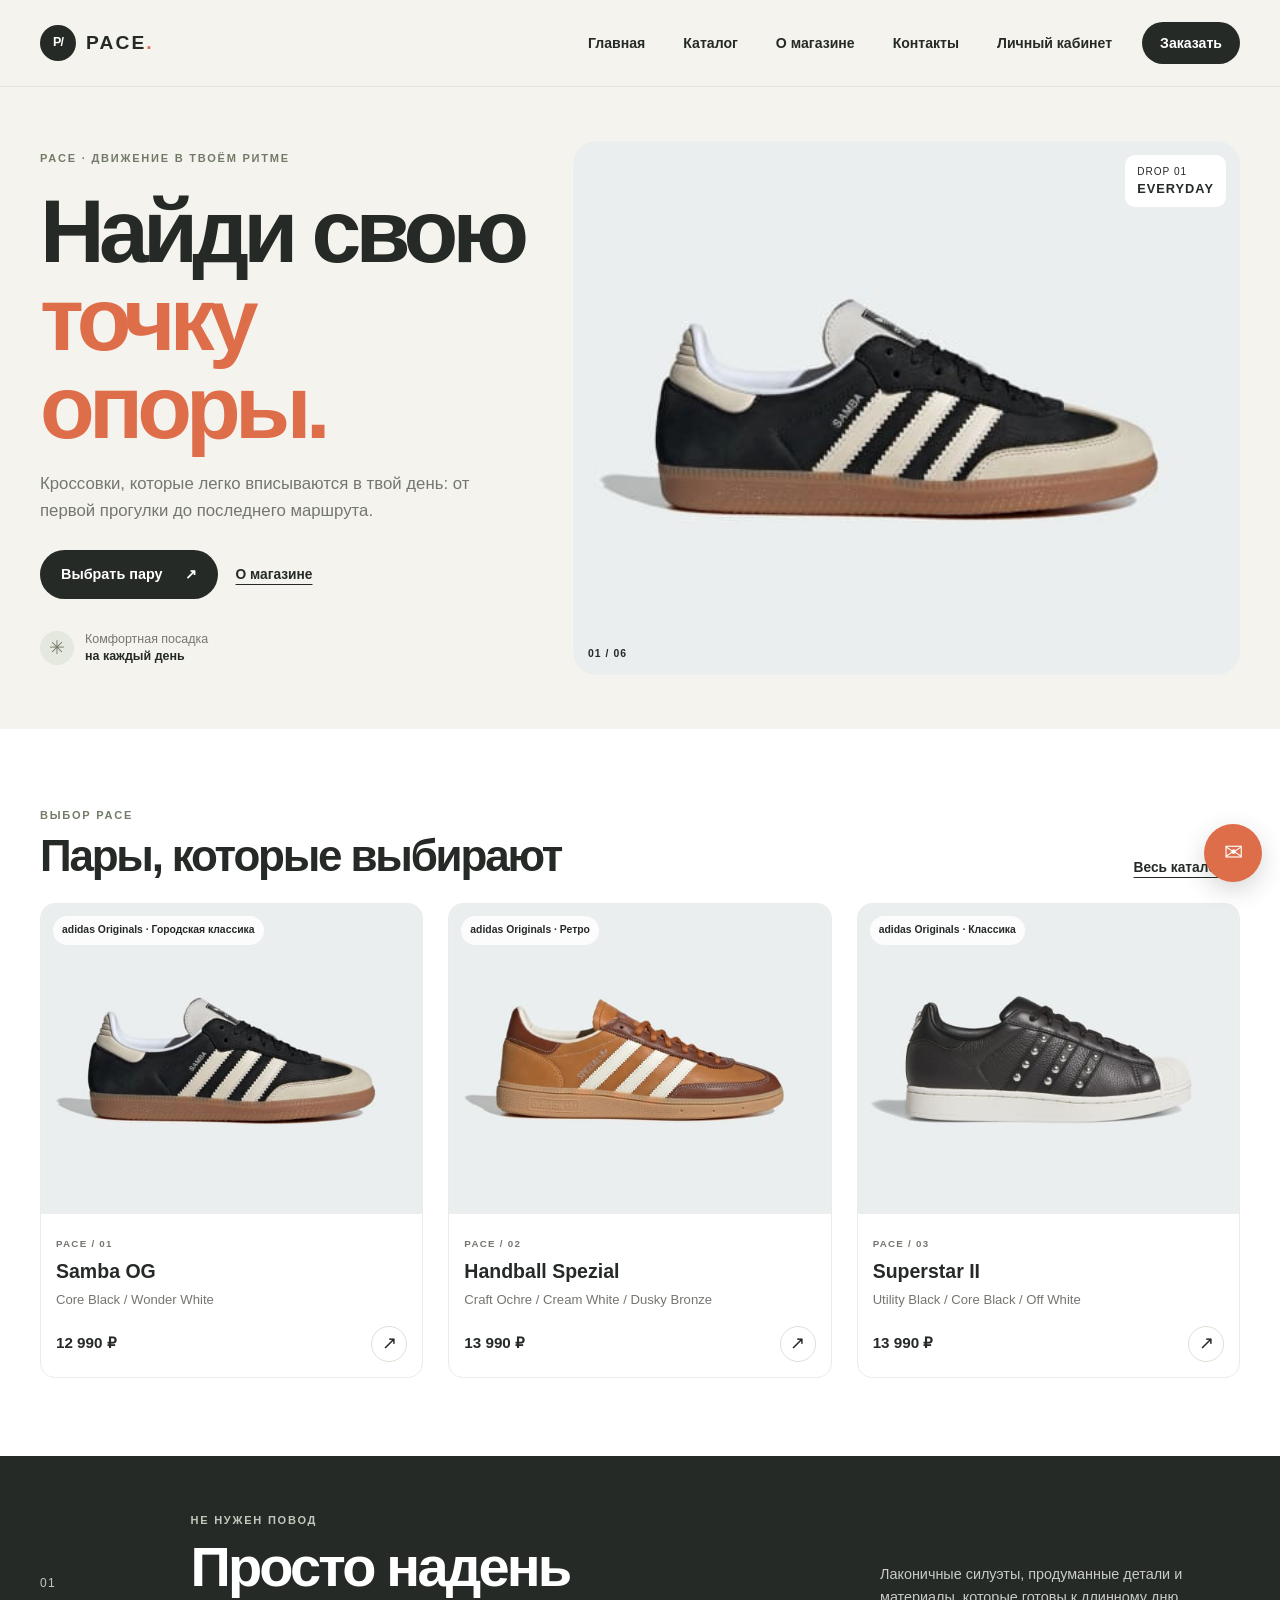
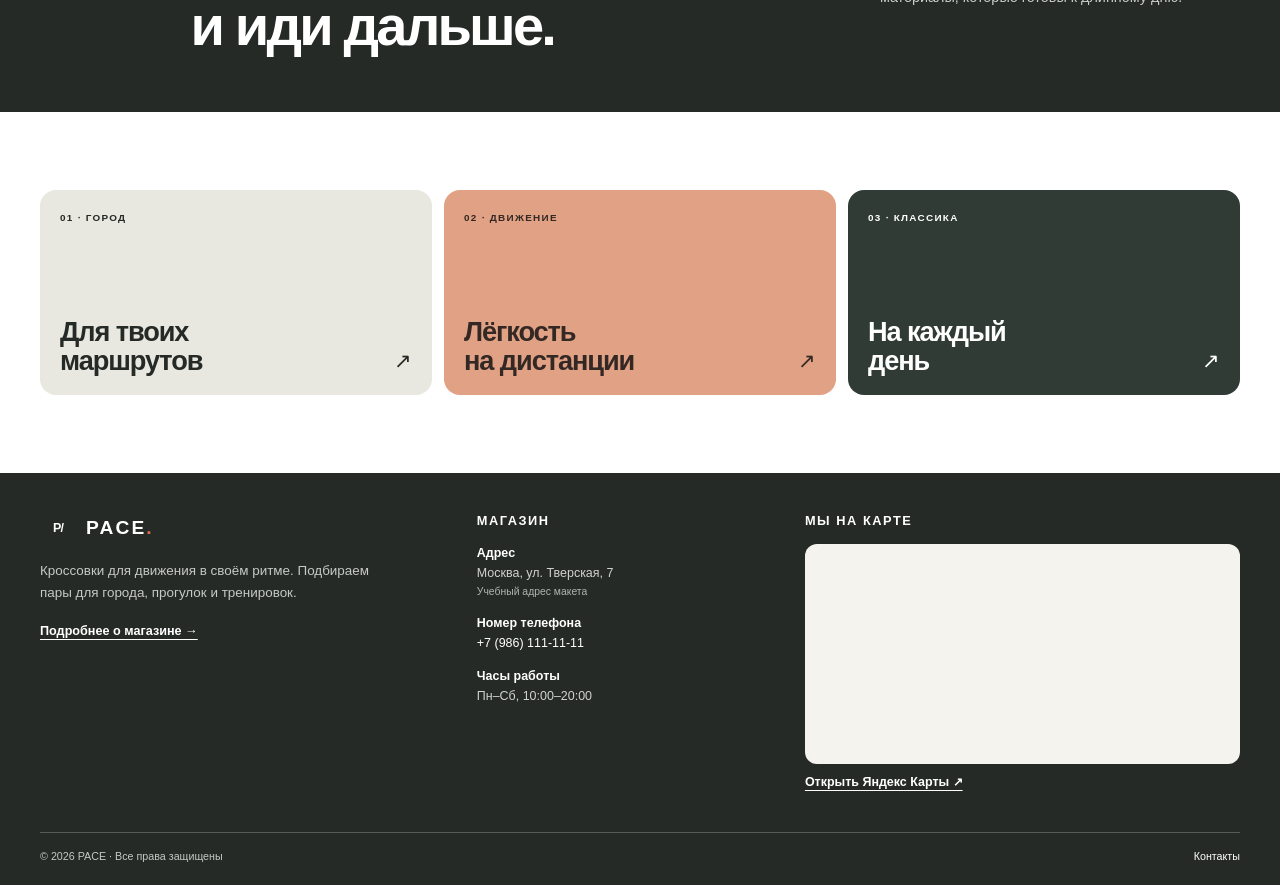
<file: index.html>
<!doctype html><html lang="ru"><head><meta charset="utf-8"><meta name="viewport" content="width=device-width, initial-scale=1"><meta name="theme-color" content="#f5f3ee"><meta name="description" content="PACE — кроссовки для города и активной жизни"><title>Кроссовки для своего ритма — PACE</title><link rel="icon" href="images/pace-favicon.svg" type="image/svg+xml"><link rel="stylesheet" href="css/style.css"><link rel="stylesheet" href="css/responsive.css"></head><body><header class="site-header"><div class="container header-inner"><a class="brand" href="index.html" aria-label="PACE — главная"><span class="brand-mark">P/</span><span>PACE<span class="brand-dot">.</span></span></a><button class="menu-toggle" type="button" aria-expanded="false" aria-controls="site-nav" aria-label="Открыть меню"><span></span><span></span></button><nav class="site-nav" id="site-nav" aria-label="Главная навигация"><a href="index.html">Главная</a><a href="catalog.html">Каталог</a><a href="about.html">О магазине</a><a href="contacts.html">Контакты</a><a href="account.html">Личный кабинет</a><a class="nav-order" href="order.html">Заказать</a></nav></div></header><main><section class="hero"><div class="container hero-layout"><div class="hero-copy"><span class="eyebrow">PACE · ДВИЖЕНИЕ В ТВОЁМ РИТМЕ</span><h1>Найди свою<br><em>точку опоры.</em></h1><p>Кроссовки, которые легко вписываются в твой день: от первой прогулки до последнего маршрута.</p><div class="hero-actions"><a class="button button-dark" href="catalog.html">Выбрать пару <span aria-hidden="true">↗</span></a><a class="text-link" href="about.html">О магазине</a></div><div class="hero-note"><span class="note-mark">✳</span><span>Комфортная посадка<br><strong>на каждый день</strong></span></div></div><div class="hero-visual"><picture><source media="(min-width: 768px)" srcset="images/real/adidas-samba-og.jpg"><img src="images/real/hoka-clifton-10.jpg" alt="Официальная фотография кроссовок из каталога PACE" width="720" height="600" fetchpriority="high"></picture><span class="hero-tag">DROP 01<br><b>EVERYDAY</b></span><span class="hero-index">01 / 06</span></div></div></section><section class="section-block"><div class="container"><div class="section-heading"><div><span class="eyebrow">ВЫБОР PACE</span><h2>Пары, которые выбирают</h2></div><a class="text-link" href="catalog.html">Весь каталог →</a></div><div class="product-grid" data-featured></div></div></section><section class="story-band"><div class="container story-layout"><span class="story-number">01</span><div><span class="eyebrow">НЕ НУЖЕН ПОВОД</span><h2>Просто надень<br>и иди дальше.</h2></div><p>Лаконичные силуэты, продуманные детали и материалы, которые готовы к длинному дню.</p></div></section><section class="section-block"><div class="container category-grid"><a class="category-tile category-light" href="catalog.html?type=городские"><span>01 · ГОРОД</span><b>Для твоих<br>маршрутов</b><span class="tile-arrow">↗</span></a><a class="category-tile category-orange" href="catalog.html?type=беговые"><span>02 · ДВИЖЕНИЕ</span><b>Лёгкость<br>на дистанции</b><span class="tile-arrow">↗</span></a><a class="category-tile category-dark" href="catalog.html?type=классика"><span>03 · КЛАССИКА</span><b>На каждый<br>день</b><span class="tile-arrow">↗</span></a></div></section></main><footer class="site-footer"><div class="container footer-grid"><div class="footer-about"><a class="brand footer-brand" href="index.html"><span class="brand-mark">P/</span><span>PACE<span class="brand-dot">.</span></span></a><p>Кроссовки для движения в своём ритме. Подбираем пары для города, прогулок и тренировок.</p><a class="footer-more" href="about.html">Подробнее о магазине →</a></div><div class="footer-details"><h2>Магазин</h2><p class="demo-address"><strong>Адрес</strong><br>Москва, ул. Тверская, 7 <small>Учебный адрес макета</small></p><p><strong>Номер телефона</strong><br><a href="tel:+79861111111">+7 (986) 111-11-11</a></p><p><strong>Часы работы</strong><br>Пн–Сб, 10:00–20:00</p></div><div class="footer-map"><h2>Мы на карте</h2><iframe title="Демонстрационная точка магазина PACE на Яндекс Картах" src="https://yandex.ru/map-widget/v1/?ll=37.6058%2C55.7602&z=15&mode=search&text=Москва%2C%20улица%20Тверская%2C%207" loading="lazy" referrerpolicy="no-referrer-when-downgrade"></iframe><a href="https://yandex.ru/maps/?ll=37.6058%2C55.7602&z=15&text=Москва%2C%20улица%20Тверская%2C%207" target="_blank" rel="noopener noreferrer">Открыть Яндекс Карты ↗</a></div><div class="footer-bottom"><span>© 2026 PACE · Все права защищены</span><a href="contacts.html">Контакты</a></div></div></footer><script src="js/main.js"></script></body></html>
</file>
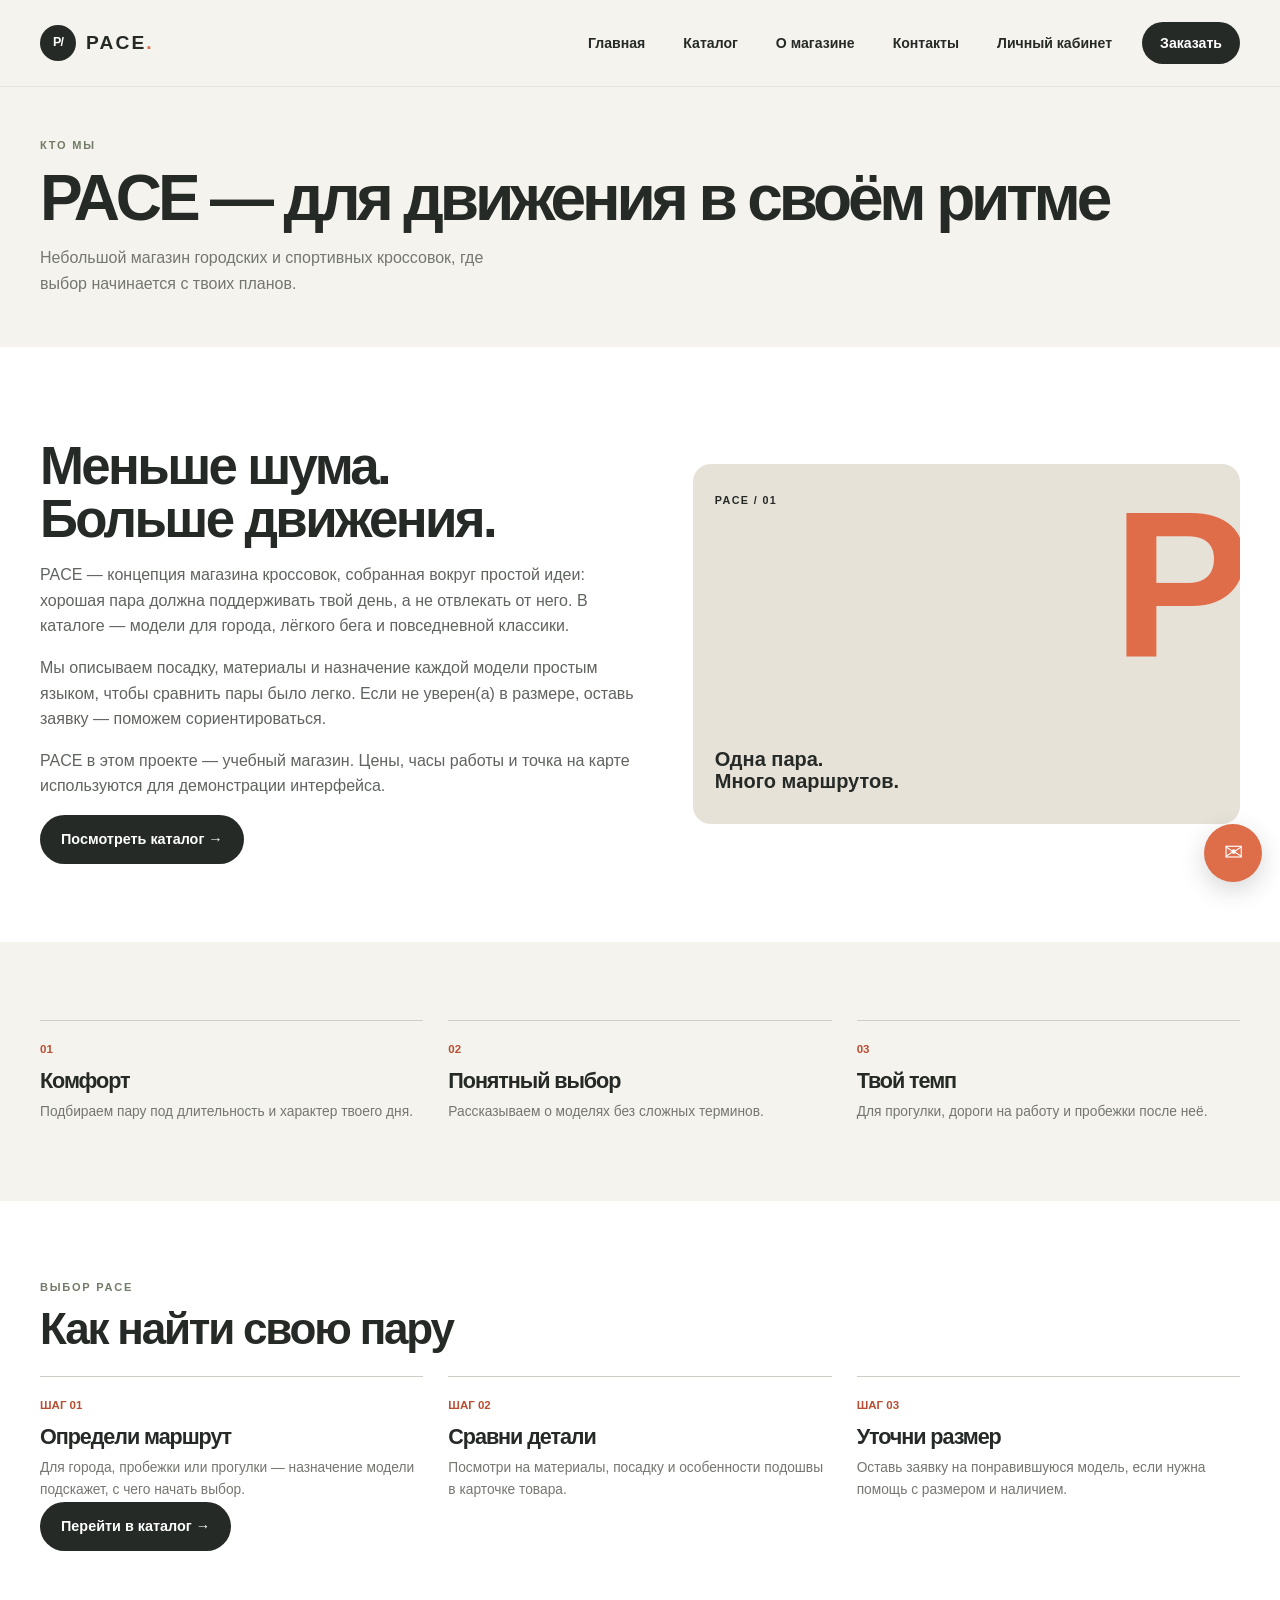
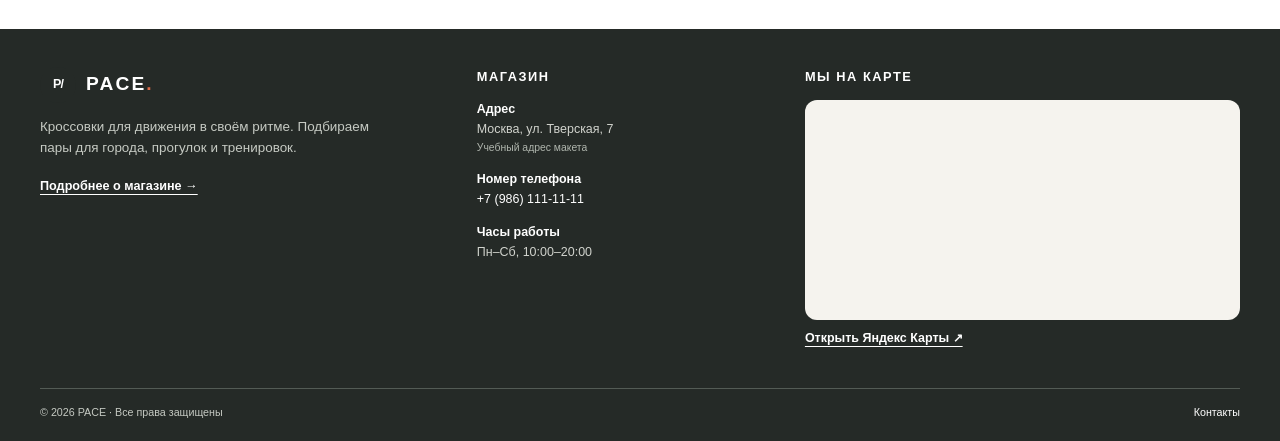
<file: about.html>
<!doctype html><html lang="ru"><head><meta charset="utf-8"><meta name="viewport" content="width=device-width, initial-scale=1"><meta name="theme-color" content="#f5f3ee"><meta name="description" content="PACE — кроссовки для города и активной жизни"><title>О магазине — PACE</title><link rel="icon" href="images/pace-favicon.svg" type="image/svg+xml"><link rel="stylesheet" href="css/style.css"><link rel="stylesheet" href="css/responsive.css"></head><body><header class="site-header"><div class="container header-inner"><a class="brand" href="index.html" aria-label="PACE — главная"><span class="brand-mark">P/</span><span>PACE<span class="brand-dot">.</span></span></a><button class="menu-toggle" type="button" aria-expanded="false" aria-controls="site-nav" aria-label="Открыть меню"><span></span><span></span></button><nav class="site-nav" id="site-nav" aria-label="Главная навигация"><a href="index.html">Главная</a><a href="catalog.html">Каталог</a><a href="about.html">О магазине</a><a href="contacts.html">Контакты</a><a href="account.html">Личный кабинет</a><a class="nav-order" href="order.html">Заказать</a></nav></div></header><main><section class="page-intro"><div class="container"><span class="eyebrow">КТО МЫ</span><h1>PACE — для движения в своём ритме</h1><p>Небольшой магазин городских и спортивных кроссовок, где выбор начинается с твоих планов.</p></div></section><section class="section-block"><div class="container about-layout"><div class="about-copy"><h2>Меньше шума.<br>Больше движения.</h2><p>PACE — концепция магазина кроссовок, собранная вокруг простой идеи: хорошая пара должна поддерживать твой день, а не отвлекать от него. В каталоге — модели для города, лёгкого бега и повседневной классики.</p><p>Мы описываем посадку, материалы и назначение каждой модели простым языком, чтобы сравнить пары было легко. Если не уверен(а) в размере, оставь заявку — поможем сориентироваться.</p><p>PACE в этом проекте — учебный магазин. Цены, часы работы и точка на карте используются для демонстрации интерфейса.</p><a class="button button-dark" href="catalog.html">Посмотреть каталог →</a></div><div class="about-card"><span class="about-card-top">PACE / 01</span><div class="about-swoosh">P</div><p>Одна пара.<br>Много маршрутов.</p></div></div></section><section class="section-block values-section"><div class="container values-grid"><article><span>01</span><h2>Комфорт</h2><p>Подбираем пару под длительность и характер твоего дня.</p></article><article><span>02</span><h2>Понятный выбор</h2><p>Рассказываем о моделях без сложных терминов.</p></article><article><span>03</span><h2>Твой темп</h2><p>Для прогулки, дороги на работу и пробежки после неё.</p></article></div></section><section class="section-block approach-section"><div class="container"><div class="section-heading"><div><span class="eyebrow">ВЫБОР PACE</span><h2>Как найти свою пару</h2></div></div><div class="values-grid"><article><span>ШАГ 01</span><h2>Определи маршрут</h2><p>Для города, пробежки или прогулки — назначение модели подскажет, с чего начать выбор.</p></article><article><span>ШАГ 02</span><h2>Сравни детали</h2><p>Посмотри на материалы, посадку и особенности подошвы в карточке товара.</p></article><article><span>ШАГ 03</span><h2>Уточни размер</h2><p>Оставь заявку на понравившуюся модель, если нужна помощь с размером и наличием.</p></article></div><a class="button button-dark" href="catalog.html">Перейти в каталог →</a></div></section></main><footer class="site-footer"><div class="container footer-grid"><div class="footer-about"><a class="brand footer-brand" href="index.html"><span class="brand-mark">P/</span><span>PACE<span class="brand-dot">.</span></span></a><p>Кроссовки для движения в своём ритме. Подбираем пары для города, прогулок и тренировок.</p><a class="footer-more" href="about.html">Подробнее о магазине →</a></div><div class="footer-details"><h2>Магазин</h2><p class="demo-address"><strong>Адрес</strong><br>Москва, ул. Тверская, 7 <small>Учебный адрес макета</small></p><p><strong>Номер телефона</strong><br><a href="tel:+79861111111">+7 (986) 111-11-11</a></p><p><strong>Часы работы</strong><br>Пн–Сб, 10:00–20:00</p></div><div class="footer-map"><h2>Мы на карте</h2><iframe title="Демонстрационная точка магазина PACE на Яндекс Картах" src="https://yandex.ru/map-widget/v1/?ll=37.6058%2C55.7602&z=15&mode=search&text=Москва%2C%20улица%20Тверская%2C%207" loading="lazy" referrerpolicy="no-referrer-when-downgrade"></iframe><a href="https://yandex.ru/maps/?ll=37.6058%2C55.7602&z=15&text=Москва%2C%20улица%20Тверская%2C%207" target="_blank" rel="noopener noreferrer">Открыть Яндекс Карты ↗</a></div><div class="footer-bottom"><span>© 2026 PACE · Все права защищены</span><a href="contacts.html">Контакты</a></div></div></footer><script src="js/main.js"></script></body></html>
</file>
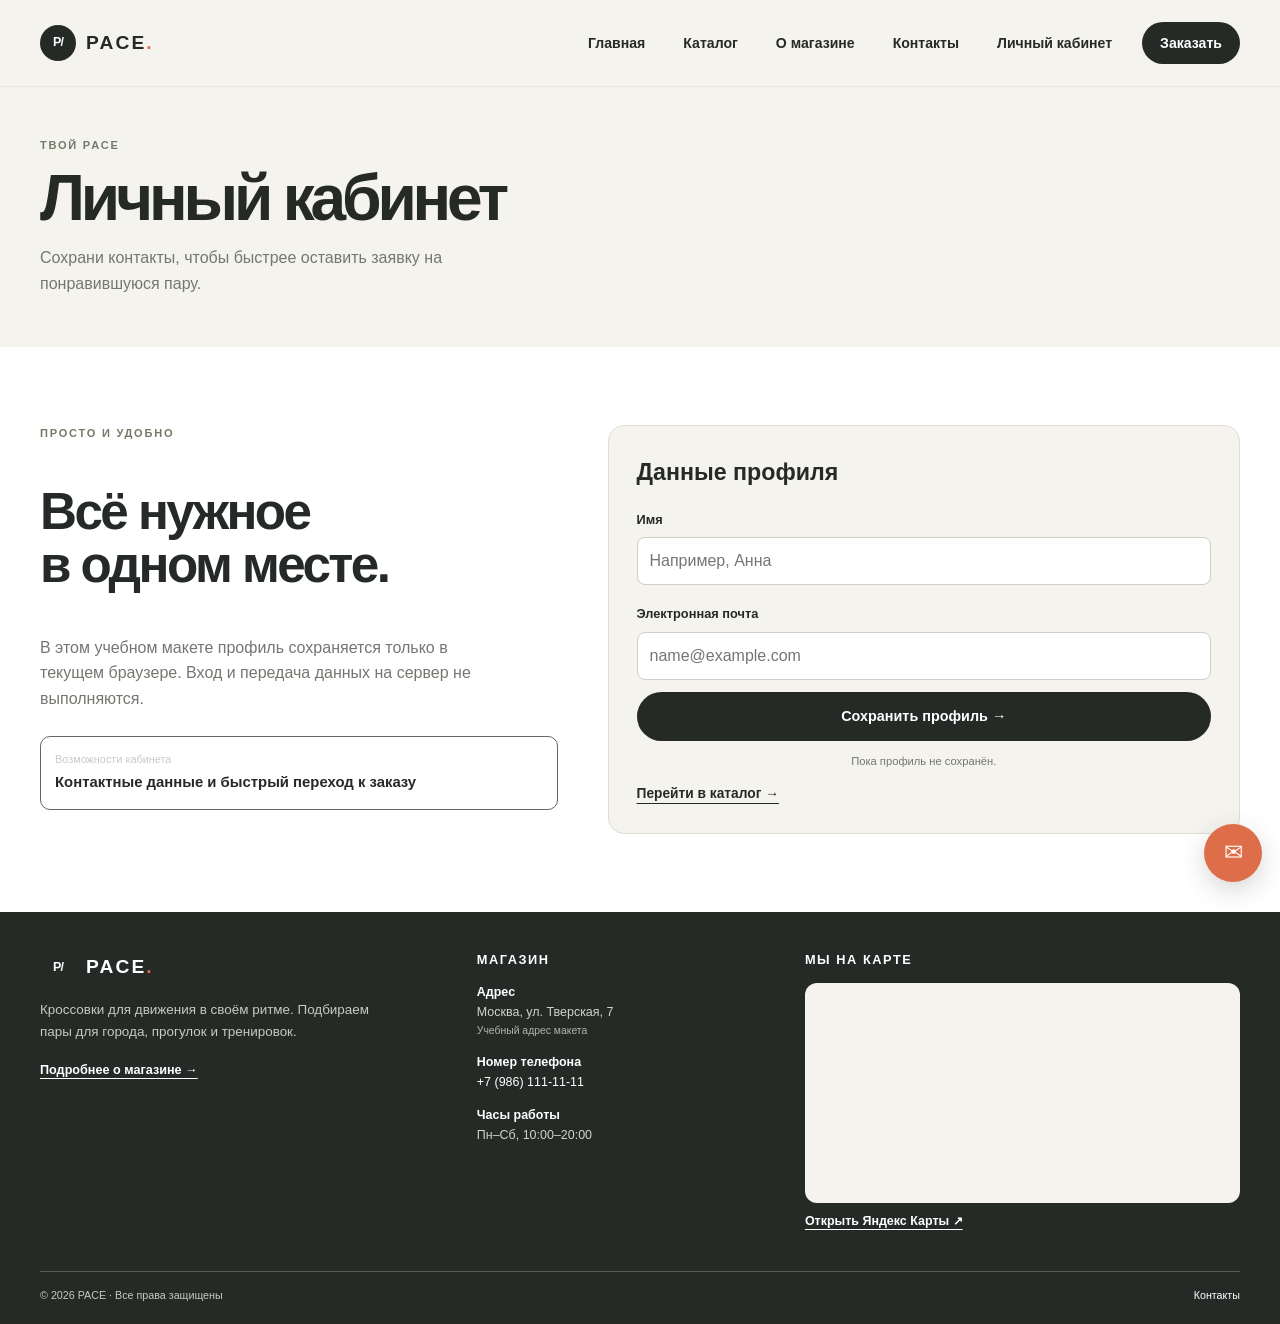
<file: account.html>
<!doctype html><html lang="ru"><head><meta charset="utf-8"><meta name="viewport" content="width=device-width, initial-scale=1"><meta name="theme-color" content="#f5f3ee"><meta name="description" content="PACE — кроссовки для города и активной жизни"><title>Личный кабинет — PACE</title><link rel="icon" href="images/pace-favicon.svg" type="image/svg+xml"><link rel="stylesheet" href="css/style.css"><link rel="stylesheet" href="css/responsive.css"></head><body><header class="site-header"><div class="container header-inner"><a class="brand" href="index.html" aria-label="PACE — главная"><span class="brand-mark">P/</span><span>PACE<span class="brand-dot">.</span></span></a><button class="menu-toggle" type="button" aria-expanded="false" aria-controls="site-nav" aria-label="Открыть меню"><span></span><span></span></button><nav class="site-nav" id="site-nav" aria-label="Главная навигация"><a href="index.html">Главная</a><a href="catalog.html">Каталог</a><a href="about.html">О магазине</a><a href="contacts.html">Контакты</a><a href="account.html">Личный кабинет</a><a class="nav-order" href="order.html">Заказать</a></nav></div></header><main>
<section class="page-intro"><div class="container"><span class="eyebrow">ТВОЙ PACE</span><h1>Личный кабинет</h1><p>Сохрани контакты, чтобы быстрее оставить заявку на понравившуюся пару.</p></div></section>
<section class="section-block"><div class="container account-layout">
<div class="account-intro"><span class="eyebrow">ПРОСТО И УДОБНО</span><h2>Всё нужное<br>в одном месте.</h2><p>В этом учебном макете профиль сохраняется только в текущем браузере. Вход и передача данных на сервер не выполняются.</p><div class="order-summary"><span>Возможности кабинета</span><strong>Контактные данные и быстрый переход к заказу</strong></div></div>
<form class="account-form" id="accountForm"><h2>Данные профиля</h2><div class="form-group"><label for="accountName">Имя</label><input class="field-control" id="accountName" name="name" autocomplete="name" required minlength="2" placeholder="Например, Анна"></div><div class="form-group"><label for="accountEmail">Электронная почта</label><input class="field-control" id="accountEmail" name="email" type="email" autocomplete="email" required placeholder="name@example.com"></div><button class="button button-dark" type="submit">Сохранить профиль →</button><button class="account-clear" id="accountClear" type="button" hidden>Выйти и очистить профиль</button><p class="form-note" id="accountStatus" role="status">Пока профиль не сохранён.</p><a class="text-link" href="catalog.html">Перейти в каталог →</a></form>
</div></section></main><footer class="site-footer"><div class="container footer-grid"><div class="footer-about"><a class="brand footer-brand" href="index.html"><span class="brand-mark">P/</span><span>PACE<span class="brand-dot">.</span></span></a><p>Кроссовки для движения в своём ритме. Подбираем пары для города, прогулок и тренировок.</p><a class="footer-more" href="about.html">Подробнее о магазине →</a></div><div class="footer-details"><h2>Магазин</h2><p class="demo-address"><strong>Адрес</strong><br>Москва, ул. Тверская, 7 <small>Учебный адрес макета</small></p><p><strong>Номер телефона</strong><br><a href="tel:+79861111111">+7 (986) 111-11-11</a></p><p><strong>Часы работы</strong><br>Пн–Сб, 10:00–20:00</p></div><div class="footer-map"><h2>Мы на карте</h2><iframe title="Демонстрационная точка магазина PACE на Яндекс Картах" src="https://yandex.ru/map-widget/v1/?ll=37.6058%2C55.7602&z=15&mode=search&text=Москва%2C%20улица%20Тверская%2C%207" loading="lazy" referrerpolicy="no-referrer-when-downgrade"></iframe><a href="https://yandex.ru/maps/?ll=37.6058%2C55.7602&z=15&text=Москва%2C%20улица%20Тверская%2C%207" target="_blank" rel="noopener noreferrer">Открыть Яндекс Карты ↗</a></div><div class="footer-bottom"><span>© 2026 PACE · Все права защищены</span><a href="contacts.html">Контакты</a></div></div></footer><script src="js/main.js"></script></body></html>
</file>
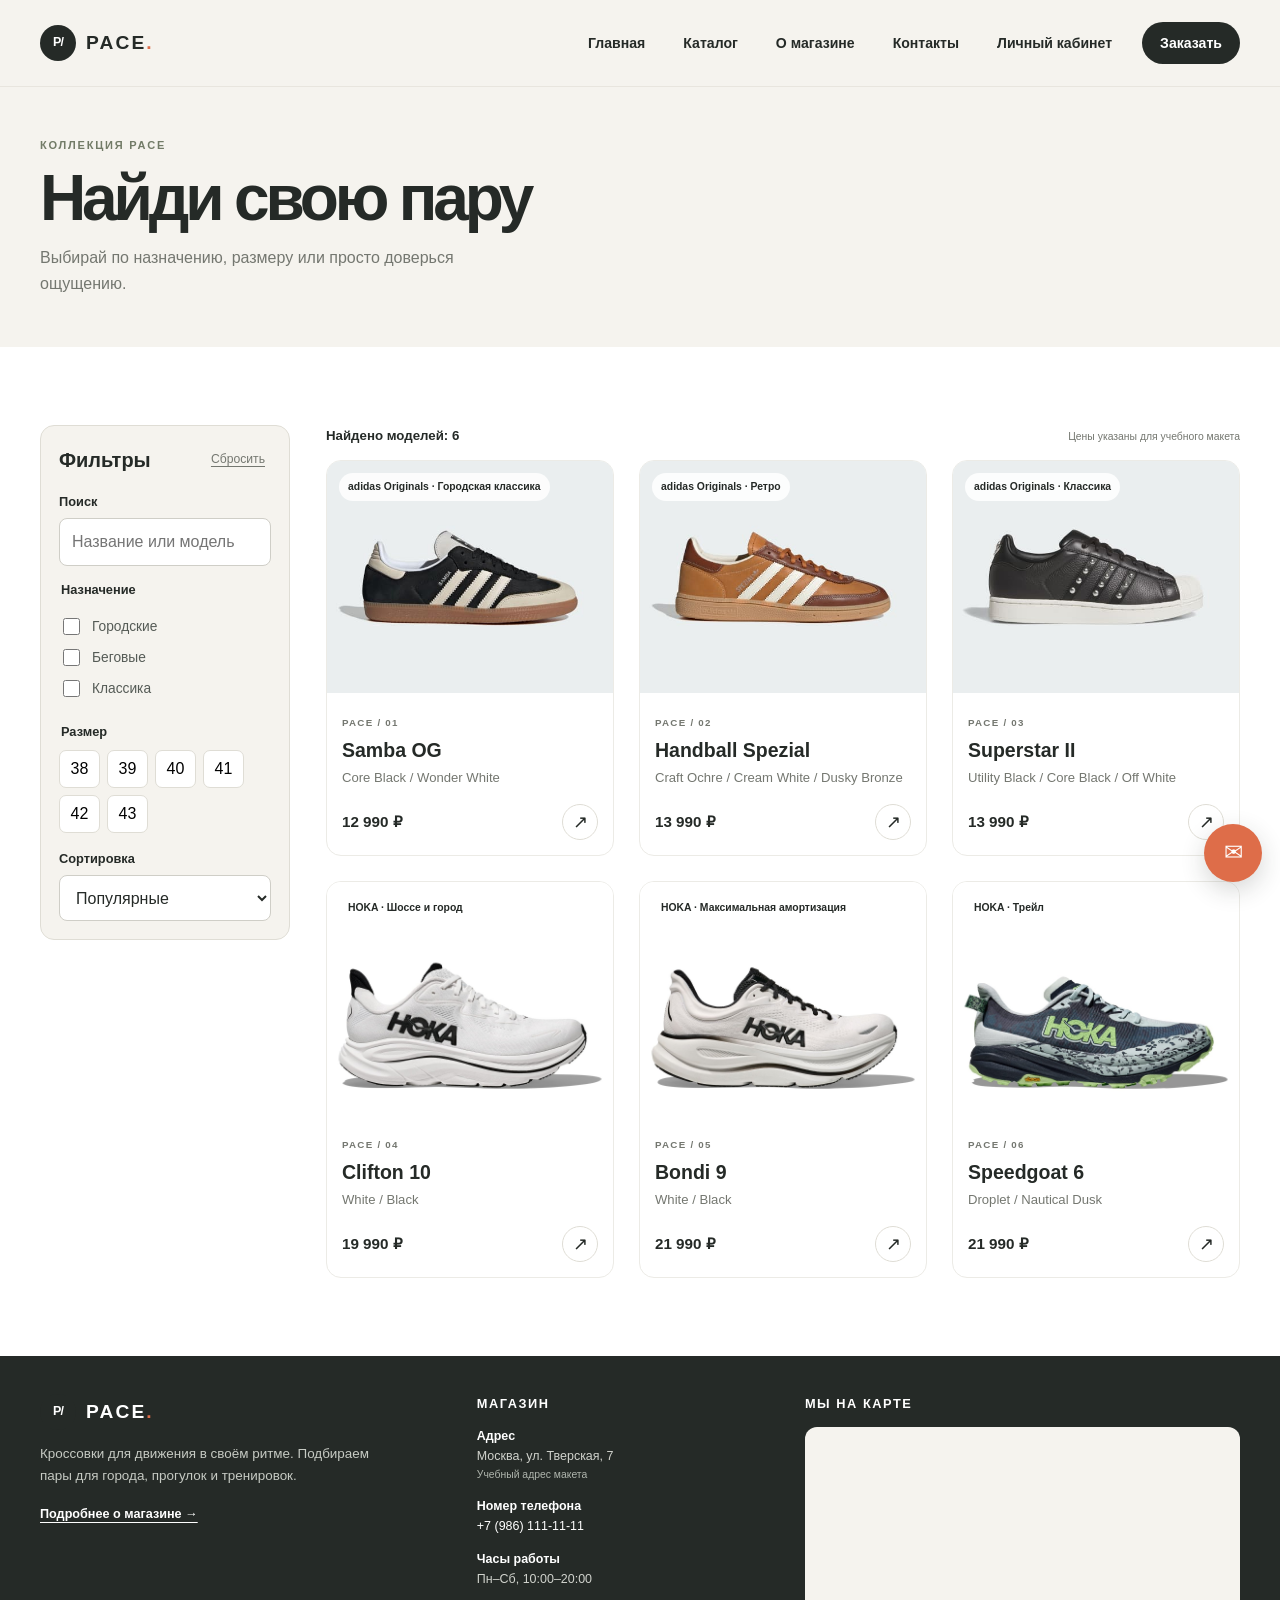
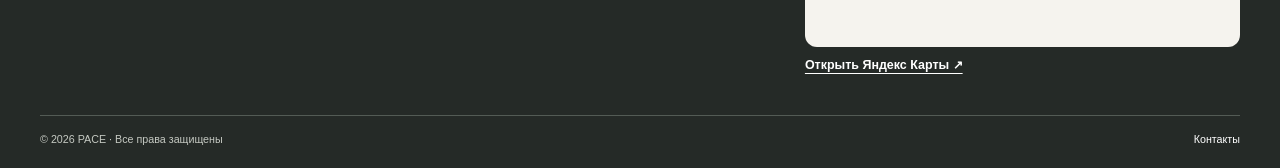
<file: catalog.html>
<!doctype html><html lang="ru"><head><meta charset="utf-8"><meta name="viewport" content="width=device-width, initial-scale=1"><meta name="theme-color" content="#f5f3ee"><meta name="description" content="PACE — кроссовки для города и активной жизни"><title>Каталог — PACE</title><link rel="icon" href="images/pace-favicon.svg" type="image/svg+xml"><link rel="stylesheet" href="css/style.css"><link rel="stylesheet" href="css/responsive.css"></head><body><header class="site-header"><div class="container header-inner"><a class="brand" href="index.html" aria-label="PACE — главная"><span class="brand-mark">P/</span><span>PACE<span class="brand-dot">.</span></span></a><button class="menu-toggle" type="button" aria-expanded="false" aria-controls="site-nav" aria-label="Открыть меню"><span></span><span></span></button><nav class="site-nav" id="site-nav" aria-label="Главная навигация"><a href="index.html">Главная</a><a href="catalog.html">Каталог</a><a href="about.html">О магазине</a><a href="contacts.html">Контакты</a><a href="account.html">Личный кабинет</a><a class="nav-order" href="order.html">Заказать</a></nav></div></header><main><section class="page-intro"><div class="container"><span class="eyebrow">КОЛЛЕКЦИЯ PACE</span><h1>Найди свою пару</h1><p>Выбирай по назначению, размеру или просто доверься ощущению.</p></div></section><section class="section-block"><div class="container catalog-layout"><aside class="filter-panel" aria-label="Фильтры каталога"><div class="filter-head"><h2>Фильтры</h2><button type="button" class="reset-button" id="resetFilters">Сбросить</button></div><label class="field-label" for="productSearch">Поиск</label><input class="field-control" id="productSearch" type="search" placeholder="Название или модель"><fieldset class="filter-group"><legend>Назначение</legend><label><input type="checkbox" name="kind" value="городские"> Городские</label><label><input type="checkbox" name="kind" value="беговые"> Беговые</label><label><input type="checkbox" name="kind" value="классика"> Классика</label></fieldset><fieldset class="filter-group"><legend>Размер</legend><div class="size-filter" id="sizeFilters"><button type="button" data-size="38">38</button><button type="button" data-size="39">39</button><button type="button" data-size="40">40</button><button type="button" data-size="41">41</button><button type="button" data-size="42">42</button><button type="button" data-size="43">43</button></div></fieldset><label class="field-label" for="sortBy">Сортировка</label><select class="field-control" id="sortBy"><option value="popular">Популярные</option><option value="price-up">Сначала дешевле</option><option value="price-down">Сначала дороже</option><option value="name">По названию</option></select></aside><div class="catalog-results"><div class="catalog-toolbar"><p id="resultsCount" aria-live="polite">Загружаем каталог…</p><span>Цены указаны для учебного макета</span></div><div class="product-grid" data-catalog></div></div></div></section></main><footer class="site-footer"><div class="container footer-grid"><div class="footer-about"><a class="brand footer-brand" href="index.html"><span class="brand-mark">P/</span><span>PACE<span class="brand-dot">.</span></span></a><p>Кроссовки для движения в своём ритме. Подбираем пары для города, прогулок и тренировок.</p><a class="footer-more" href="about.html">Подробнее о магазине →</a></div><div class="footer-details"><h2>Магазин</h2><p class="demo-address"><strong>Адрес</strong><br>Москва, ул. Тверская, 7 <small>Учебный адрес макета</small></p><p><strong>Номер телефона</strong><br><a href="tel:+79861111111">+7 (986) 111-11-11</a></p><p><strong>Часы работы</strong><br>Пн–Сб, 10:00–20:00</p></div><div class="footer-map"><h2>Мы на карте</h2><iframe title="Демонстрационная точка магазина PACE на Яндекс Картах" src="https://yandex.ru/map-widget/v1/?ll=37.6058%2C55.7602&z=15&mode=search&text=Москва%2C%20улица%20Тверская%2C%207" loading="lazy" referrerpolicy="no-referrer-when-downgrade"></iframe><a href="https://yandex.ru/maps/?ll=37.6058%2C55.7602&z=15&text=Москва%2C%20улица%20Тверская%2C%207" target="_blank" rel="noopener noreferrer">Открыть Яндекс Карты ↗</a></div><div class="footer-bottom"><span>© 2026 PACE · Все права защищены</span><a href="contacts.html">Контакты</a></div></div></footer><script src="js/main.js"></script></body></html>
</file>
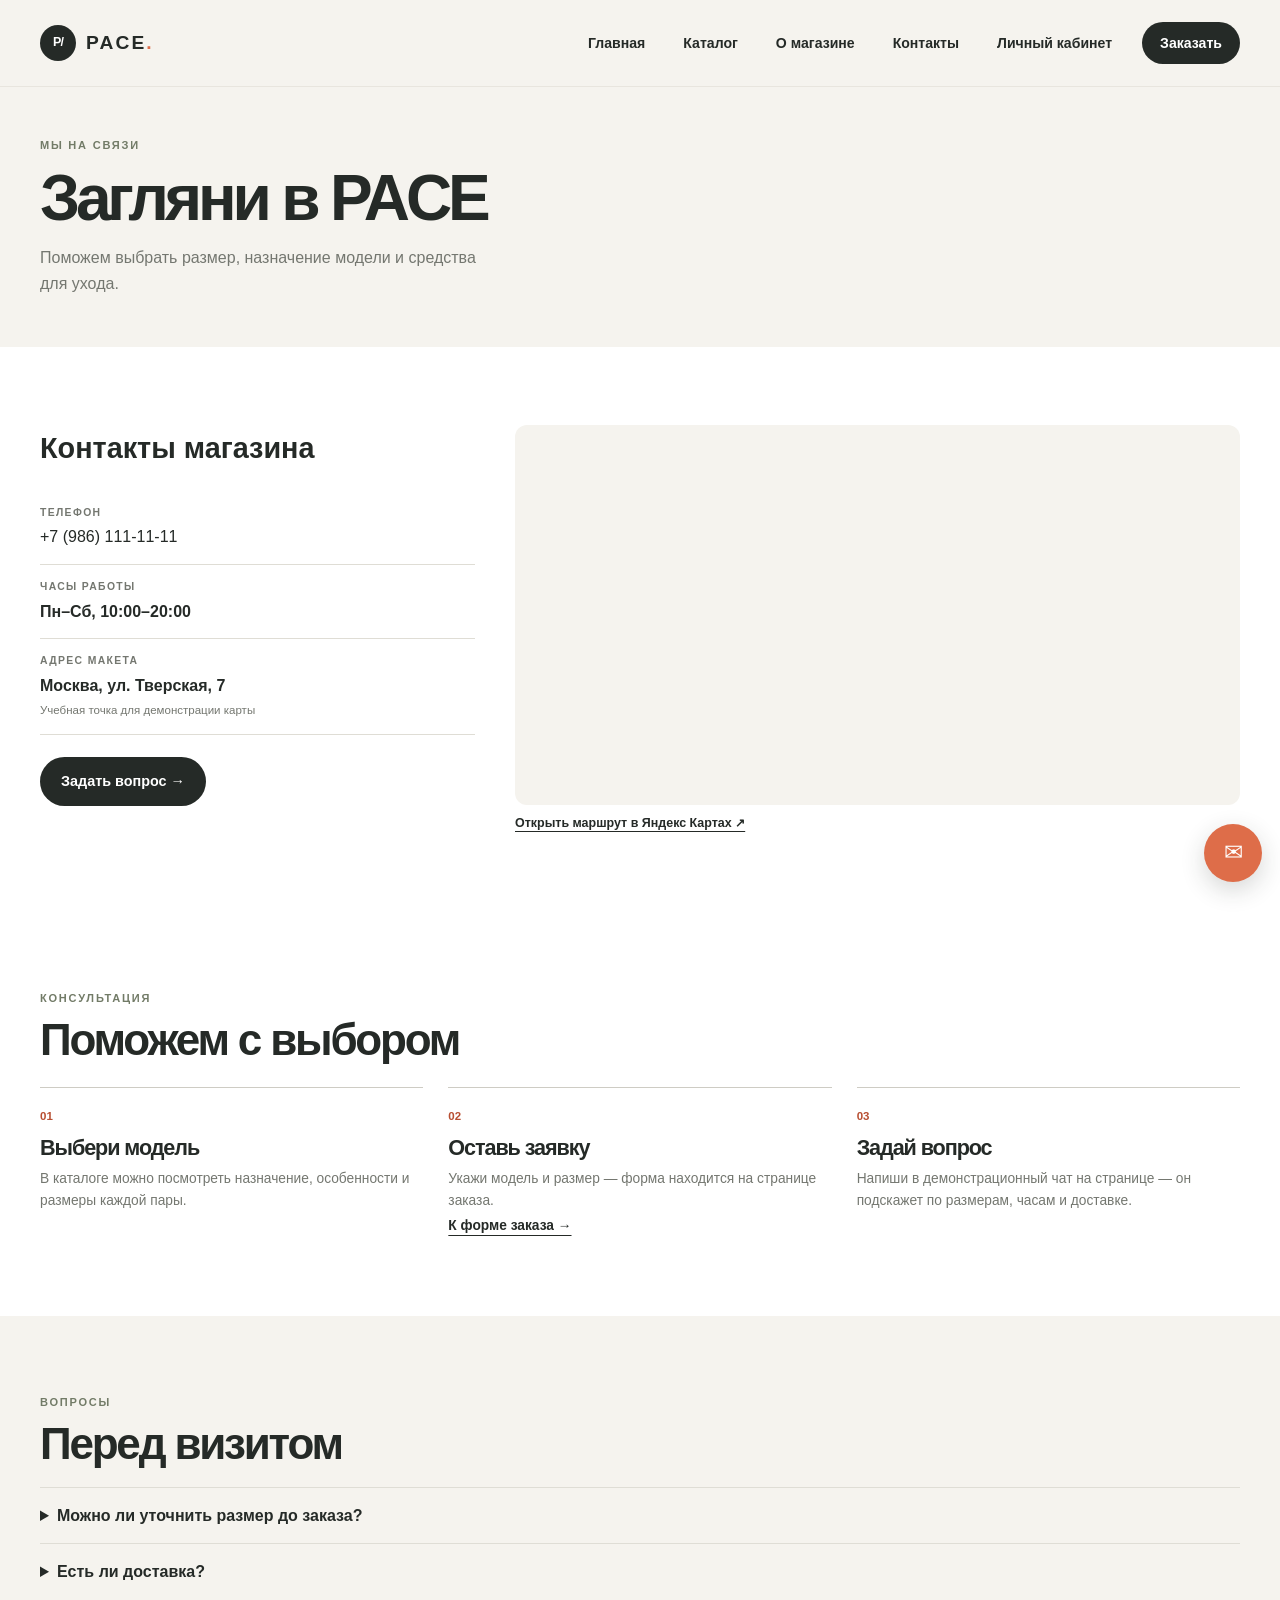
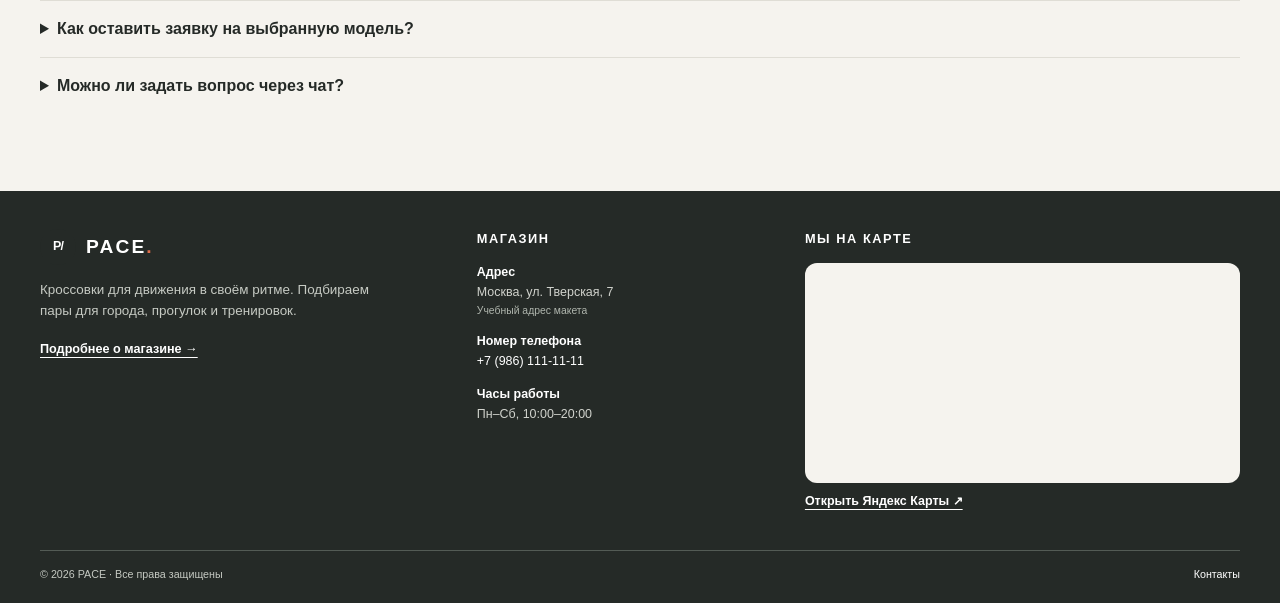
<file: contacts.html>
<!doctype html><html lang="ru"><head><meta charset="utf-8"><meta name="viewport" content="width=device-width, initial-scale=1"><meta name="theme-color" content="#f5f3ee"><meta name="description" content="PACE — кроссовки для города и активной жизни"><title>Контакты магазина — PACE</title><link rel="icon" href="images/pace-favicon.svg" type="image/svg+xml"><link rel="stylesheet" href="css/style.css"><link rel="stylesheet" href="css/responsive.css"></head><body><header class="site-header"><div class="container header-inner"><a class="brand" href="index.html" aria-label="PACE — главная"><span class="brand-mark">P/</span><span>PACE<span class="brand-dot">.</span></span></a><button class="menu-toggle" type="button" aria-expanded="false" aria-controls="site-nav" aria-label="Открыть меню"><span></span><span></span></button><nav class="site-nav" id="site-nav" aria-label="Главная навигация"><a href="index.html">Главная</a><a href="catalog.html">Каталог</a><a href="about.html">О магазине</a><a href="contacts.html">Контакты</a><a href="account.html">Личный кабинет</a><a class="nav-order" href="order.html">Заказать</a></nav></div></header><main><section class="page-intro"><div class="container"><span class="eyebrow">МЫ НА СВЯЗИ</span><h1>Загляни в PACE</h1><p>Поможем выбрать размер, назначение модели и средства для ухода.</p></div></section><section class="section-block"><div class="container contact-layout"><div class="contact-copy"><h2>Контакты магазина</h2><div class="contact-item"><span>ТЕЛЕФОН</span><a href="tel:+79861111111">+7 (986) 111-11-11</a></div><div class="contact-item"><span>ЧАСЫ РАБОТЫ</span><strong>Пн–Сб, 10:00–20:00</strong></div><div class="contact-item"><span>АДРЕС МАКЕТА</span><strong>Москва, ул. Тверская, 7</strong><small>Учебная точка для демонстрации карты</small></div><a class="button button-dark" href="order.html">Задать вопрос →</a></div><div class="contact-map"><iframe title="Демонстрационная точка PACE на Яндекс Картах" src="https://yandex.ru/map-widget/v1/?ll=37.6058%2C55.7602&z=15&mode=search&text=Москва%2C%20улица%20Тверская%2C%207" loading="lazy" referrerpolicy="no-referrer-when-downgrade"></iframe><a href="https://yandex.ru/maps/?ll=37.6058%2C55.7602&z=15&text=Москва%2C%20улица%20Тверская%2C%207" target="_blank" rel="noopener noreferrer">Открыть маршрут в Яндекс Картах ↗</a></div></div></section><section class="section-block contact-help"><div class="container"><div class="section-heading"><div><span class="eyebrow">КОНСУЛЬТАЦИЯ</span><h2>Поможем с выбором</h2></div></div><div class="values-grid"><article><span>01</span><h2>Выбери модель</h2><p>В каталоге можно посмотреть назначение, особенности и размеры каждой пары.</p></article><article><span>02</span><h2>Оставь заявку</h2><p>Укажи модель и размер — форма находится на странице заказа.</p><a class="text-link" href="order.html">К форме заказа →</a></article><article><span>03</span><h2>Задай вопрос</h2><p>Напиши в демонстрационный чат на странице — он подскажет по размерам, часам и доставке.</p></article></div></div></section><section class="section-block faq-block"><div class="container"><span class="eyebrow">ВОПРОСЫ</span><h2>Перед визитом</h2><details><summary>Можно ли уточнить размер до заказа?</summary><p>Да. Оставь заявку с моделью и телефоном — магазин свяжется и подскажет по размеру.</p></details><details><summary>Есть ли доставка?</summary><p>Детали доставки согласуются при обратной связи по заявке.</p></details><details><summary>Как оставить заявку на выбранную модель?</summary><p>Открой страницу модели или форму заказа, выбери кроссовки и размер, затем заполни контактные данные.</p></details><details><summary>Можно ли задать вопрос через чат?</summary><p>Да, чат находится внизу страницы. В учебной версии он показывает заранее подготовленные ответы.</p></details></div></section></main><footer class="site-footer"><div class="container footer-grid"><div class="footer-about"><a class="brand footer-brand" href="index.html"><span class="brand-mark">P/</span><span>PACE<span class="brand-dot">.</span></span></a><p>Кроссовки для движения в своём ритме. Подбираем пары для города, прогулок и тренировок.</p><a class="footer-more" href="about.html">Подробнее о магазине →</a></div><div class="footer-details"><h2>Магазин</h2><p class="demo-address"><strong>Адрес</strong><br>Москва, ул. Тверская, 7 <small>Учебный адрес макета</small></p><p><strong>Номер телефона</strong><br><a href="tel:+79861111111">+7 (986) 111-11-11</a></p><p><strong>Часы работы</strong><br>Пн–Сб, 10:00–20:00</p></div><div class="footer-map"><h2>Мы на карте</h2><iframe title="Демонстрационная точка магазина PACE на Яндекс Картах" src="https://yandex.ru/map-widget/v1/?ll=37.6058%2C55.7602&z=15&mode=search&text=Москва%2C%20улица%20Тверская%2C%207" loading="lazy" referrerpolicy="no-referrer-when-downgrade"></iframe><a href="https://yandex.ru/maps/?ll=37.6058%2C55.7602&z=15&text=Москва%2C%20улица%20Тверская%2C%207" target="_blank" rel="noopener noreferrer">Открыть Яндекс Карты ↗</a></div><div class="footer-bottom"><span>© 2026 PACE · Все права защищены</span><a href="contacts.html">Контакты</a></div></div></footer><script src="js/main.js"></script></body></html>
</file>
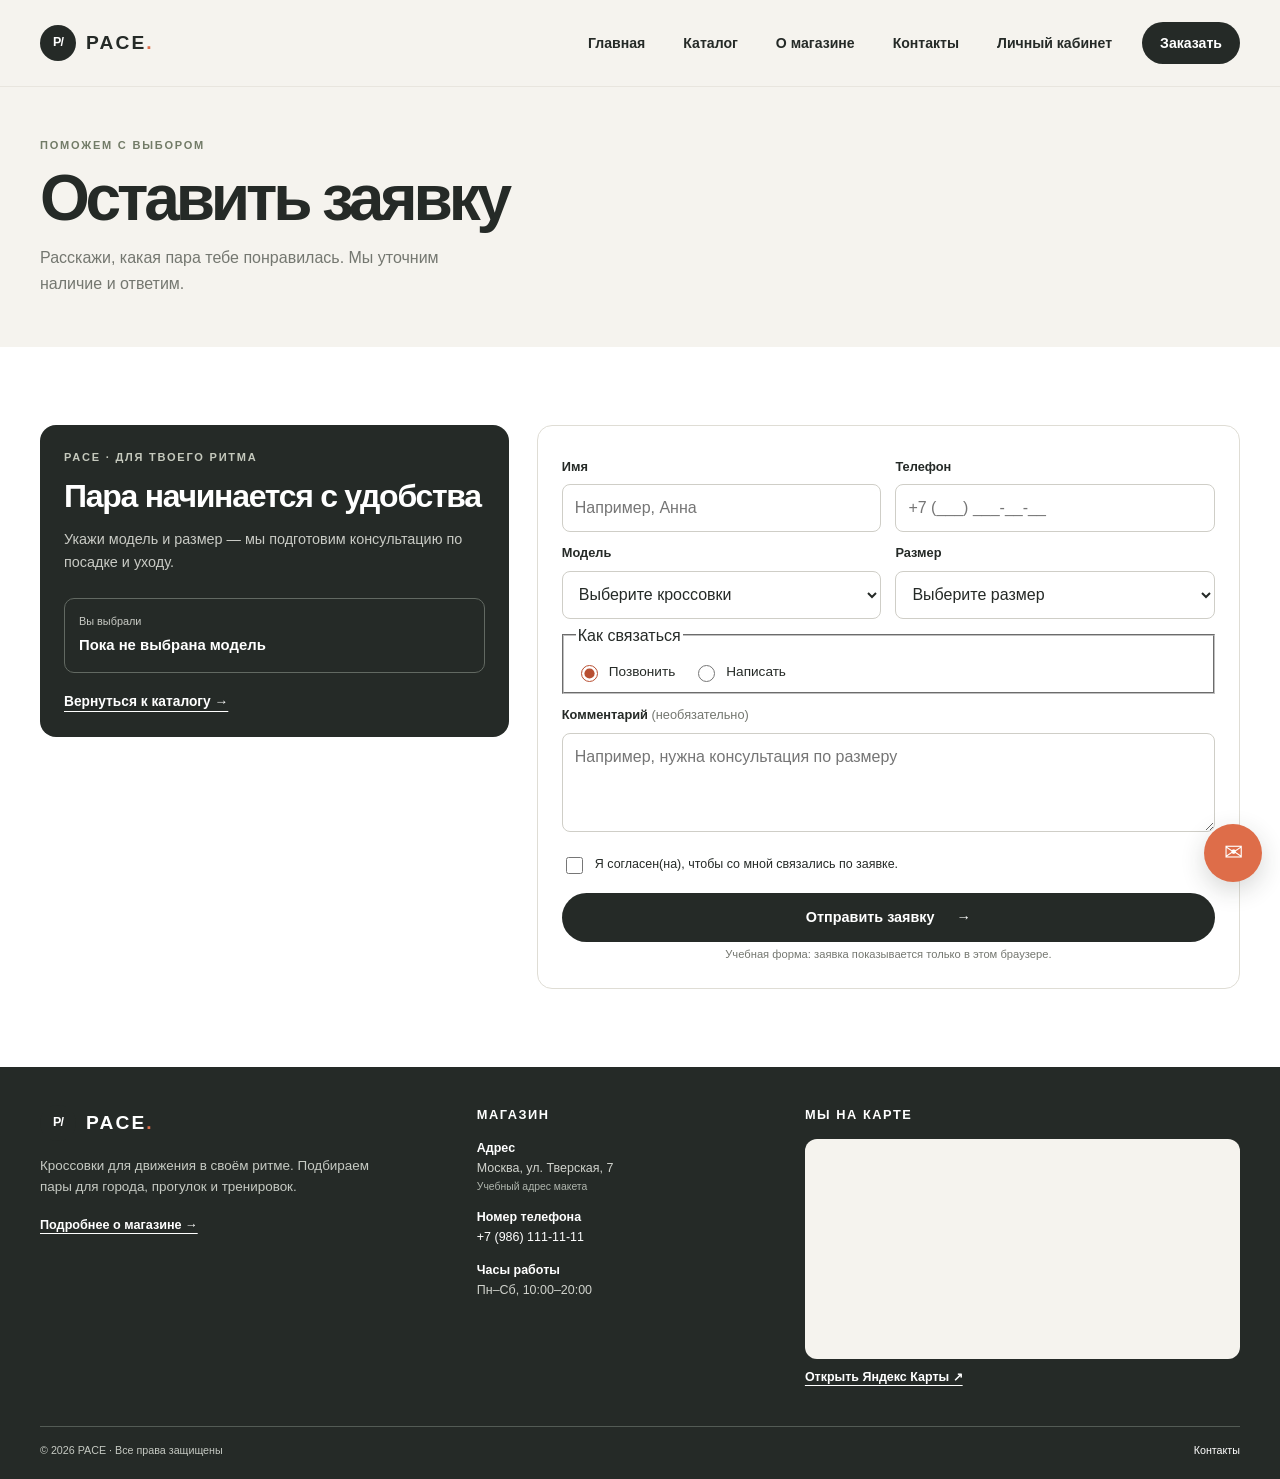
<file: order.html>
<!doctype html><html lang="ru"><head><meta charset="utf-8"><meta name="viewport" content="width=device-width, initial-scale=1"><meta name="theme-color" content="#f5f3ee"><meta name="description" content="PACE — кроссовки для города и активной жизни"><title>Заявка на заказ — PACE</title><link rel="icon" href="images/pace-favicon.svg" type="image/svg+xml"><link rel="stylesheet" href="css/style.css"><link rel="stylesheet" href="css/responsive.css"></head><body><header class="site-header"><div class="container header-inner"><a class="brand" href="index.html" aria-label="PACE — главная"><span class="brand-mark">P/</span><span>PACE<span class="brand-dot">.</span></span></a><button class="menu-toggle" type="button" aria-expanded="false" aria-controls="site-nav" aria-label="Открыть меню"><span></span><span></span></button><nav class="site-nav" id="site-nav" aria-label="Главная навигация"><a href="index.html">Главная</a><a href="catalog.html">Каталог</a><a href="about.html">О магазине</a><a href="contacts.html">Контакты</a><a href="account.html">Личный кабинет</a><a class="nav-order" href="order.html">Заказать</a></nav></div></header><main><section class="page-intro"><div class="container"><span class="eyebrow">ПОМОЖЕМ С ВЫБОРОМ</span><h1>Оставить заявку</h1><p>Расскажи, какая пара тебе понравилась. Мы уточним наличие и ответим.</p></div></section><section class="section-block"><div class="container order-layout"><aside class="order-aside"><span class="eyebrow">PACE · ДЛЯ ТВОЕГО РИТМА</span><h2>Пара начинается с удобства</h2><p>Укажи модель и размер — мы подготовим консультацию по посадке и уходу.</p><div class="order-summary" id="orderSummary"><span>Вы выбрали</span><strong>Пока не выбрана модель</strong></div><a class="text-link" href="catalog.html">Вернуться к каталогу →</a></aside><form class="order-form" id="orderForm" novalidate><div class="form-group"><label for="customerName">Имя</label><input class="field-control" id="customerName" name="name" autocomplete="name" required minlength="2" placeholder="Например, Анна"><small class="error-message">Введите имя не короче двух символов.</small></div><div class="form-group"><label for="customerPhone">Телефон</label><input class="field-control" id="customerPhone" name="phone" type="tel" autocomplete="tel" required placeholder="+7 (___) ___-__-__"><small class="error-message">Укажите номер телефона.</small></div><div class="form-group"><label for="shoeChoice">Модель</label><select class="field-control" id="shoeChoice" name="shoe" required><option value="">Выберите кроссовки</option></select><small class="error-message">Выберите модель.</small></div><div class="form-group"><label for="shoeSize">Размер</label><select class="field-control" id="shoeSize" name="size" required><option value="">Выберите размер</option></select><small class="error-message">Выберите размер.</small></div><fieldset class="form-group form-wide"><legend>Как связаться</legend><div class="radio-row"><label><input type="radio" name="contact" value="Звонок" checked> Позвонить</label><label><input type="radio" name="contact" value="Сообщение"> Написать</label></div></fieldset><div class="form-group form-wide"><label for="orderComment">Комментарий <span>(необязательно)</span></label><textarea class="field-control" id="orderComment" name="comment" rows="3" placeholder="Например, нужна консультация по размеру"></textarea></div><label class="consent form-wide"><input type="checkbox" id="consent" required><span>Я согласен(на), чтобы со мной связались по заявке.</span></label><button class="button button-dark form-wide" type="submit">Отправить заявку <span aria-hidden="true">→</span></button><p class="form-note form-wide">Учебная форма: заявка показывается только в этом браузере.</p><div class="form-success form-wide" id="formSuccess" role="status" hidden>Заявка подготовлена. Спасибо!</div></form></div></section></main><footer class="site-footer"><div class="container footer-grid"><div class="footer-about"><a class="brand footer-brand" href="index.html"><span class="brand-mark">P/</span><span>PACE<span class="brand-dot">.</span></span></a><p>Кроссовки для движения в своём ритме. Подбираем пары для города, прогулок и тренировок.</p><a class="footer-more" href="about.html">Подробнее о магазине →</a></div><div class="footer-details"><h2>Магазин</h2><p class="demo-address"><strong>Адрес</strong><br>Москва, ул. Тверская, 7 <small>Учебный адрес макета</small></p><p><strong>Номер телефона</strong><br><a href="tel:+79861111111">+7 (986) 111-11-11</a></p><p><strong>Часы работы</strong><br>Пн–Сб, 10:00–20:00</p></div><div class="footer-map"><h2>Мы на карте</h2><iframe title="Демонстрационная точка магазина PACE на Яндекс Картах" src="https://yandex.ru/map-widget/v1/?ll=37.6058%2C55.7602&z=15&mode=search&text=Москва%2C%20улица%20Тверская%2C%207" loading="lazy" referrerpolicy="no-referrer-when-downgrade"></iframe><a href="https://yandex.ru/maps/?ll=37.6058%2C55.7602&z=15&text=Москва%2C%20улица%20Тверская%2C%207" target="_blank" rel="noopener noreferrer">Открыть Яндекс Карты ↗</a></div><div class="footer-bottom"><span>© 2026 PACE · Все права защищены</span><a href="contacts.html">Контакты</a></div></div></footer><script src="js/main.js"></script></body></html>
</file>
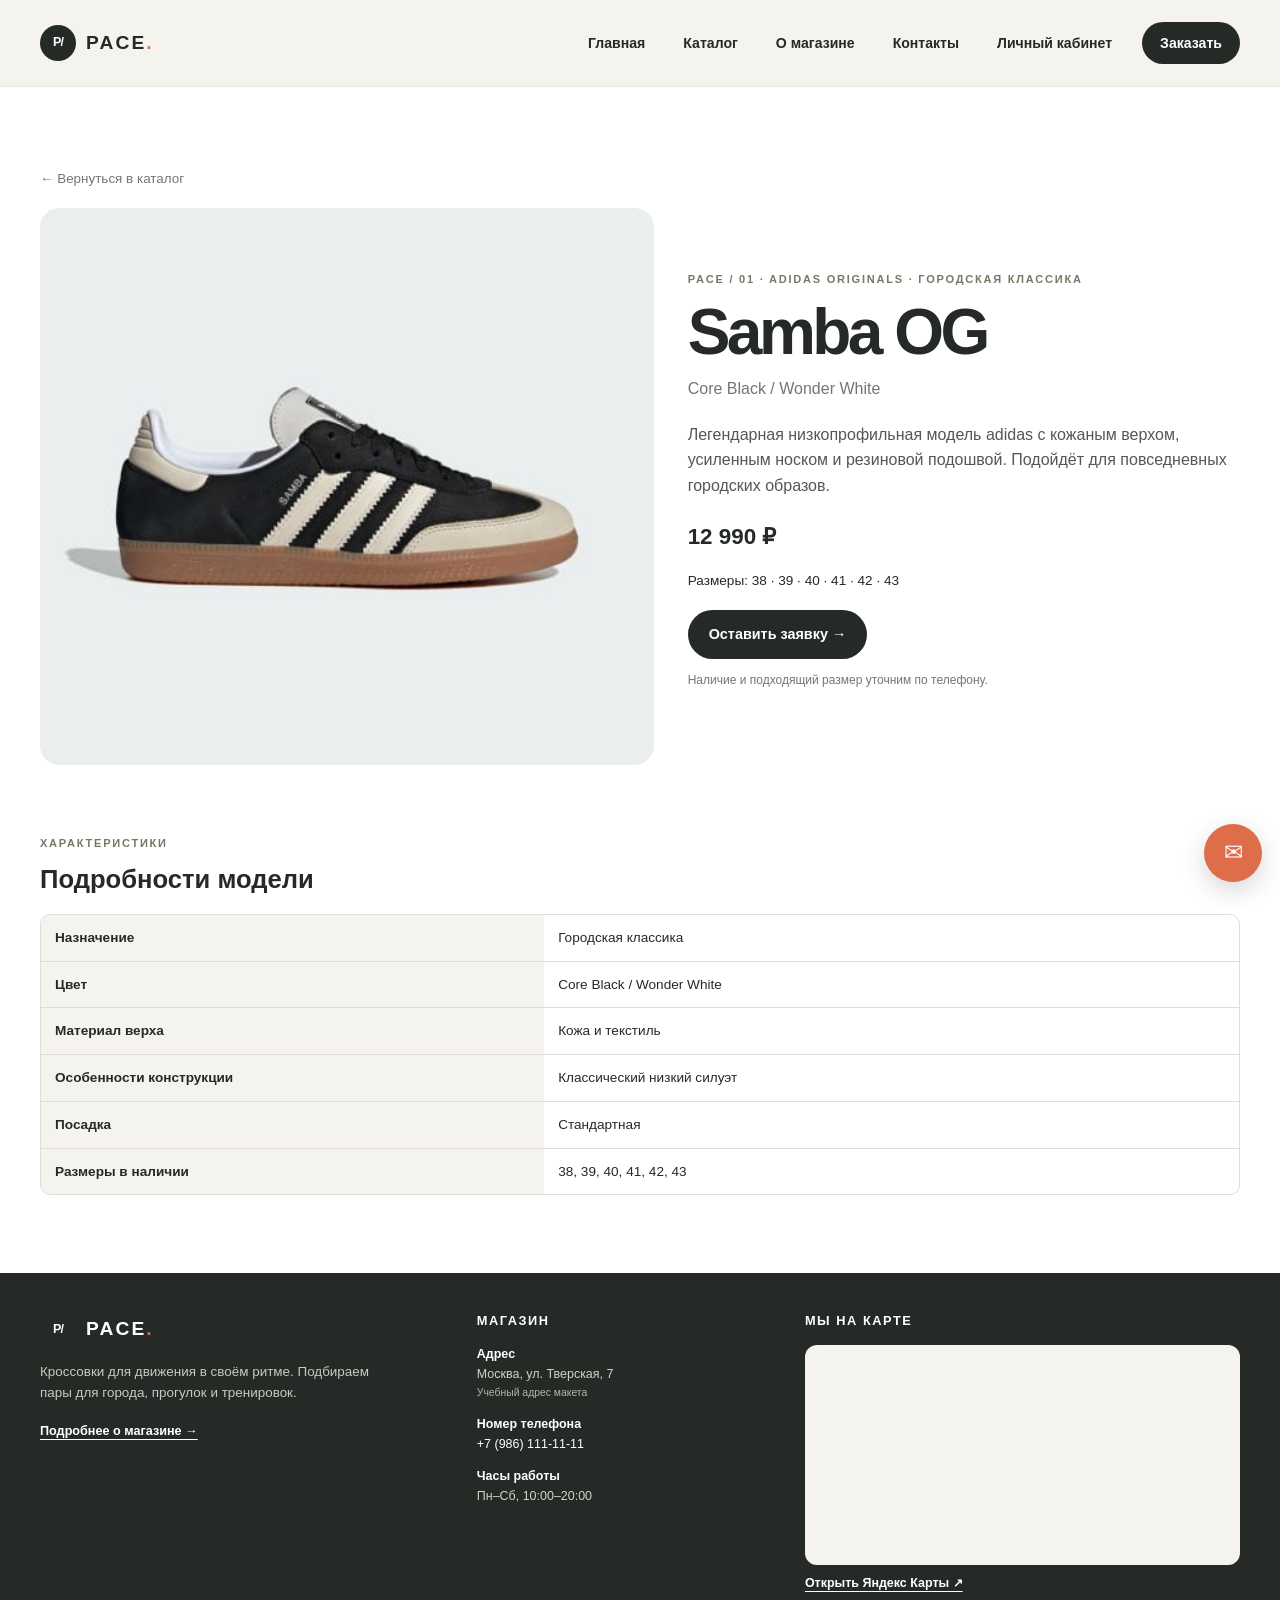
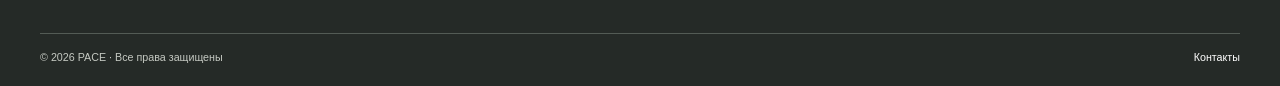
<file: product.html>
<!doctype html><html lang="ru"><head><meta charset="utf-8"><meta name="viewport" content="width=device-width, initial-scale=1"><meta name="theme-color" content="#f5f3ee"><meta name="description" content="PACE — кроссовки для города и активной жизни"><title>Модель кроссовок — PACE</title><link rel="icon" href="images/pace-favicon.svg" type="image/svg+xml"><link rel="stylesheet" href="css/style.css"><link rel="stylesheet" href="css/responsive.css"></head><body><header class="site-header"><div class="container header-inner"><a class="brand" href="index.html" aria-label="PACE — главная"><span class="brand-mark">P/</span><span>PACE<span class="brand-dot">.</span></span></a><button class="menu-toggle" type="button" aria-expanded="false" aria-controls="site-nav" aria-label="Открыть меню"><span></span><span></span></button><nav class="site-nav" id="site-nav" aria-label="Главная навигация"><a href="index.html">Главная</a><a href="catalog.html">Каталог</a><a href="about.html">О магазине</a><a href="contacts.html">Контакты</a><a href="account.html">Личный кабинет</a><a class="nav-order" href="order.html">Заказать</a></nav></div></header><main><section class="section-block product-page"><div class="container"><a class="back-link" href="catalog.html">← Вернуться в каталог</a><div class="product-detail" data-product></div></div></section></main><footer class="site-footer"><div class="container footer-grid"><div class="footer-about"><a class="brand footer-brand" href="index.html"><span class="brand-mark">P/</span><span>PACE<span class="brand-dot">.</span></span></a><p>Кроссовки для движения в своём ритме. Подбираем пары для города, прогулок и тренировок.</p><a class="footer-more" href="about.html">Подробнее о магазине →</a></div><div class="footer-details"><h2>Магазин</h2><p class="demo-address"><strong>Адрес</strong><br>Москва, ул. Тверская, 7 <small>Учебный адрес макета</small></p><p><strong>Номер телефона</strong><br><a href="tel:+79861111111">+7 (986) 111-11-11</a></p><p><strong>Часы работы</strong><br>Пн–Сб, 10:00–20:00</p></div><div class="footer-map"><h2>Мы на карте</h2><iframe title="Демонстрационная точка магазина PACE на Яндекс Картах" src="https://yandex.ru/map-widget/v1/?ll=37.6058%2C55.7602&z=15&mode=search&text=Москва%2C%20улица%20Тверская%2C%207" loading="lazy" referrerpolicy="no-referrer-when-downgrade"></iframe><a href="https://yandex.ru/maps/?ll=37.6058%2C55.7602&z=15&text=Москва%2C%20улица%20Тверская%2C%207" target="_blank" rel="noopener noreferrer">Открыть Яндекс Карты ↗</a></div><div class="footer-bottom"><span>© 2026 PACE · Все права защищены</span><a href="contacts.html">Контакты</a></div></div></footer><script src="js/main.js"></script></body></html>
</file>
<file: css/style.css>
:root{--ink:#252a27;--muted:#747770;--paper:#f5f3ee;--white:#fff;--line:#dfddd5;--accent:#de6d49;--accent-dark:#b84f32;--olive:#727b67;--max:1200px;--space:1.25rem}*{box-sizing:border-box}html{scroll-behavior:smooth}body{margin:0;background:var(--white);color:var(--ink);font-family:Arial,Helvetica,sans-serif;font-size:16px;line-height:1.6}img,picture{max-width:100%}img{height:auto;display:block}a{color:inherit}button,input,select,textarea{font:inherit}button,a{-webkit-tap-highlight-color:transparent}.container{width:min(calc(100% - 36px),var(--max));margin-inline:auto}.site-header{position:relative;z-index:10;background:var(--paper);border-bottom:1px solid #e8e5de}.header-inner{min-height:76px;display:flex;align-items:center;justify-content:space-between;gap:20px}.brand{display:inline-flex;align-items:center;gap:10px;text-decoration:none;font-weight:800;font-size:1.2rem;letter-spacing:.11em}.brand-mark{display:grid;place-items:center;width:36px;height:36px;border-radius:50%;background:var(--ink);color:white;font-size:.78rem;letter-spacing:-.08em}.brand-dot{color:var(--accent)}.menu-toggle{width:44px;height:44px;border:1px solid var(--line);background:transparent;border-radius:50%;display:grid;place-content:center;gap:5px;cursor:pointer}.menu-toggle span{display:block;width:17px;height:2px;background:var(--ink)}.site-nav{display:none;position:absolute;top:100%;left:0;right:0;background:var(--paper);padding:16px 18px 22px;border-bottom:1px solid var(--line);box-shadow:0 12px 20px #252a2710}.site-nav.is-open{display:grid;gap:3px}.site-nav a{padding:11px 10px;text-decoration:none;font-size:.94rem;font-weight:700}.site-nav a:hover,.site-nav a:focus-visible{color:var(--accent-dark)}.site-nav .nav-order{background:var(--ink);color:white;border-radius:999px;text-align:center;margin-top:6px}.hero{background:var(--paper);overflow:hidden}.hero-layout{display:grid;gap:18px;padding-block:46px 30px}.hero-copy{max-width:540px}.eyebrow{display:block;color:var(--olive);font-size:.69rem;font-weight:800;letter-spacing:.16em;text-transform:uppercase}.hero h1,.page-intro h1{font-size:clamp(2.8rem,12vw,5.3rem);line-height:.98;letter-spacing:-.065em;margin:20px 0}.hero h1 em{font-style:normal;color:var(--accent)}.hero-copy>p,.page-intro p{color:var(--muted);max-width:460px;font-size:1rem}.hero-actions{display:flex;align-items:center;flex-wrap:wrap;gap:18px;margin-top:25px}.button{min-height:48px;padding:12px 20px;border:1px solid transparent;border-radius:999px;display:inline-flex;justify-content:center;align-items:center;gap:22px;text-decoration:none;font-size:.9rem;font-weight:800;cursor:pointer}.button-dark{background:var(--ink);color:white}.button-dark:hover,.button-dark:focus-visible{background:var(--accent-dark);color:white}.text-link{color:var(--ink);font-size:.86rem;font-weight:700;text-underline-offset:5px}.hero-note{display:flex;align-items:center;gap:11px;margin-top:32px;font-size:.78rem;color:var(--muted);line-height:1.35}.hero-note strong{color:var(--ink)}.note-mark{width:34px;height:34px;display:grid;place-items:center;border-radius:50%;background:#e5e8df;color:var(--olive);font-size:1.2rem}.hero-visual{position:relative;min-width:0}.hero-visual img{width:100%;border-radius:24px}.hero-tag{position:absolute;right:14px;top:14px;padding:9px 12px;background:var(--white);border-radius:10px;font-size:.63rem;line-height:1.5;letter-spacing:.1em}.hero-tag b{font-size:.8rem}.hero-index{position:absolute;bottom:12px;left:15px;font-size:.65rem;font-weight:800;letter-spacing:.1em}.section-block{padding-block:54px}.section-heading{display:flex;align-items:end;justify-content:space-between;gap:14px;margin-bottom:24px}.section-heading h2,.story-layout h2,.values-grid h2,.faq-block h2{font-size:clamp(1.8rem,7vw,2.75rem);line-height:1.05;letter-spacing:-.05em;margin:9px 0 0}.section-heading .text-link{white-space:nowrap}.product-grid{display:grid;grid-template-columns:1fr;gap:18px}.product-card{min-width:0;background:var(--white);border:1px solid #ecebe6;border-radius:15px;overflow:hidden;transition:transform .18s,box-shadow .18s}.product-card:hover{transform:translateY(-3px);box-shadow:0 14px 32px #1d292016}.product-image{display:block;position:relative;overflow:hidden;background:var(--paper)}.product-image picture,.product-image img{display:block;width:100%}.product-image img{width:100%;aspect-ratio:1.23;object-fit:cover}.product-category{position:absolute;left:12px;top:12px;padding:6px 9px;border-radius:999px;background:#ffffffd9;font-size:.65rem;font-weight:700}.product-card-info{padding:15px}.product-code{color:var(--muted);font-size:.61rem;font-weight:800;letter-spacing:.13em}.product-card h2{font-size:1.22rem;line-height:1.1;margin:6px 0}.product-card h2 a{text-decoration:none}.product-card-info p{margin:0;color:var(--muted);font-size:.82rem}.product-card-bottom{display:flex;align-items:center;justify-content:space-between;margin-top:16px}.product-card-bottom strong{font-size:.95rem}.round-link{display:grid;place-items:center;width:36px;height:36px;border:1px solid var(--line);border-radius:50%;text-decoration:none;font-size:1.1rem}.round-link:hover{background:var(--ink);color:white}.story-band{background:var(--ink);color:white;padding-block:42px}.story-layout{display:grid;gap:12px}.story-layout .eyebrow{color:#c3c8bd}.story-layout h2{font-size:clamp(2.15rem,9vw,3.5rem)}.story-number{font-size:.75rem;color:#c3c8bd;letter-spacing:.12em}.story-layout>p{margin:5px 0 0;max-width:360px;color:#c9cbc5;font-size:.9rem}.category-grid{display:grid;gap:12px}.category-tile{position:relative;min-height:180px;padding:20px;border-radius:16px;display:flex;flex-direction:column;align-items:flex-start;justify-content:space-between;text-decoration:none;overflow:hidden}.category-tile>span:first-child{font-size:.62rem;font-weight:800;letter-spacing:.13em}.category-tile b{font-size:1.7rem;line-height:1.04;letter-spacing:-.04em}.category-light{background:#e8e7e0}.category-orange{background:#e1a184;color:#342824}.category-dark{background:#313b36;color:white}.tile-arrow{position:absolute;right:20px;bottom:18px;font-size:1.3rem}.page-intro{background:var(--paper);padding-block:38px 34px}.page-intro h1{font-size:clamp(2.4rem,10vw,4rem);margin-block:12px}.page-intro p{margin-bottom:0}.catalog-layout{display:grid;gap:30px}.filter-panel{padding:18px;background:var(--paper);border:1px solid var(--line);border-radius:14px;align-self:start}.filter-head{display:flex;align-items:center;justify-content:space-between;margin-bottom:15px}.filter-head h2{font-size:1.25rem;margin:0}.reset-button{border:0;background:transparent;text-decoration:underline;text-underline-offset:3px;color:var(--muted);font-size:.76rem;cursor:pointer}.field-label,.form-group>label,.filter-group legend{display:block;margin:16px 0 6px;font-size:.8rem;font-weight:800}.field-control{width:100%;min-height:46px;padding:10px 12px;border:1px solid #cfcec7;border-radius:8px;background:white;color:var(--ink)}.field-control:focus{outline:3px solid #de6d4940;border-color:var(--accent-dark)}.filter-group{border:0;padding:0;margin:14px 0}.filter-group legend{margin-bottom:7px}.filter-group label{display:flex;align-items:center;gap:9px;margin:8px 0;color:#555b56;font-size:.86rem}.filter-group input,.consent input,.radio-row input{accent-color:var(--accent-dark);width:17px;height:17px}.size-filter{display:flex;flex-wrap:wrap;gap:7px}.size-filter button{width:41px;height:38px;border:1px solid var(--line);border-radius:7px;background:white;cursor:pointer}.size-filter button.is-selected{border-color:var(--ink);background:var(--ink);color:white}.catalog-toolbar{display:flex;align-items:baseline;justify-content:space-between;gap:10px;margin-bottom:14px}.catalog-toolbar p{margin:0;font-size:.83rem;font-weight:800}.catalog-toolbar span{font-size:.65rem;color:var(--muted);text-align:right}.empty-state{grid-column:1/-1;padding:32px 10px;text-align:center;color:var(--muted);background:var(--paper);border-radius:12px}.product-page{padding-top:30px}.back-link{display:inline-block;margin-bottom:18px;color:var(--muted);font-size:.84rem;text-decoration:none}.product-detail{display:grid;gap:25px}.product-detail-image{background:var(--paper);border-radius:20px;overflow:hidden}.product-detail-image img{width:100%;aspect-ratio:1.2;object-fit:cover}.product-detail-copy h1{font-size:clamp(2.4rem,10vw,4rem);letter-spacing:-.055em;line-height:1;margin:12px 0}.product-detail-color{color:var(--muted);margin:0}.product-description{max-width:540px;margin:20px 0;color:#535852}.detail-price{display:block;font-size:1.4rem;margin:16px 0}.detail-sizes{margin:0 0 18px;font-size:.85rem}.product-note{font-size:.75rem;color:var(--muted)}.specs-section{margin-top:36px}.specs-section h2{font-size:1.6rem;margin:6px 0 14px}.table-wrapper{max-width:100%;overflow-x:auto;-webkit-overflow-scrolling:touch;border:1px solid var(--line);border-radius:10px}.product-table{width:100%;min-width:560px;border-collapse:collapse;font-size:.85rem}.product-table th,.product-table td{padding:12px 14px;border-bottom:1px solid var(--line);text-align:left}.product-table tr:last-child th,.product-table tr:last-child td{border-bottom:0}.product-table th{width:42%;background:var(--paper);font-weight:700}.order-layout{display:grid;gap:24px}.order-aside{padding:24px;border-radius:16px;background:var(--ink);color:white}.order-aside .eyebrow{color:#c5c9bd}.order-aside h2{font-size:2rem;line-height:1.05;letter-spacing:-.04em;margin:14px 0}.order-aside>p{color:#c9cbc5;font-size:.9rem}.order-aside .text-link{display:inline-block;color:white;margin-top:18px}.order-summary{display:grid;gap:3px;margin-top:24px;padding:14px;border:1px solid #626962;border-radius:10px}.order-summary span{font-size:.68rem;color:#c9cbc5}.order-summary strong{font-size:.93rem}.order-form{display:grid;grid-template-columns:1fr;gap:4px;padding:20px;border:1px solid var(--line);border-radius:15px}.form-group{min-width:0;margin:0}.form-group>label,.form-group legend{margin:7px 0}.form-group label span{font-weight:400;color:var(--muted)}.form-group .field-control{min-height:48px}.form-group textarea{resize:vertical}.error-message{display:none;color:#b44335;font-size:.72rem;margin-top:4px}.was-validated :invalid~.error-message{display:block}.radio-row{display:flex;gap:18px;flex-wrap:wrap}.radio-row label{display:flex;align-items:center;gap:8px;font-size:.85rem}.consent{display:flex;align-items:flex-start;gap:9px;margin:12px 0;font-size:.78rem}.consent input{flex:0 0 auto;margin-top:2px}.form-note{margin:0;text-align:center;color:var(--muted);font-size:.7rem}.form-success{padding:12px;border-radius:8px;background:#e3eee4;color:#264c33;font-size:.84rem}.about-layout{display:grid;gap:30px;align-items:center}.about-copy h2{font-size:clamp(2.2rem,9vw,3.3rem);line-height:1.02;letter-spacing:-.05em;margin:14px 0}.about-copy p{max-width:600px;color:#5f645f}.about-card{position:relative;min-height:290px;padding:22px;border-radius:18px;background:#e7e2d8;overflow:hidden}.about-card-top{position:relative;z-index:1;font-size:.67rem;font-weight:800;letter-spacing:.13em}.about-swoosh{position:absolute;right:20px;top:16px;color:#df6d49;font-size:13rem;font-weight:900;line-height:1;letter-spacing:-.15em}.about-card p{position:absolute;bottom:12px;left:22px;font-size:1.25rem;font-weight:800;line-height:1.1}.values-section{background:var(--paper)}.values-grid{display:grid;gap:22px}.values-grid article{border-top:1px solid #ceccc4;padding-top:14px}.values-grid article>span{font-size:.72rem;color:var(--accent-dark);font-weight:800}.values-grid h2{font-size:1.35rem;margin:9px 0}.values-grid p{margin:0;color:var(--muted);font-size:.86rem}.contact-layout{display:grid;gap:25px}.contact-copy h2{font-size:1.8rem;margin:0 0 20px}.contact-item{display:grid;gap:3px;padding:14px 0;border-bottom:1px solid var(--line)}.contact-item>span{font-size:.65rem;letter-spacing:.13em;font-weight:800;color:var(--muted)}.contact-item a,.contact-item strong{font-size:1rem;text-decoration:none}.contact-item small{font-size:.72rem;color:var(--muted)}.contact-copy .button{margin-top:22px}.contact-map iframe,.footer-map iframe{display:block;width:100%;height:300px;border:0;border-radius:12px;background:var(--paper)}.contact-map>a,.footer-map>a{display:inline-block;margin-top:9px;font-size:.78rem;font-weight:700;text-underline-offset:4px}.faq-block{background:var(--paper)}.faq-block h2{margin-bottom:20px}.faq-block details{padding:15px 0;border-top:1px solid var(--line)}.faq-block summary{font-weight:700;cursor:pointer}.faq-block details p{color:var(--muted);font-size:.86rem;margin-bottom:0}.site-footer{background:var(--ink);color:white;padding-block:38px 20px}.footer-grid{display:grid;gap:26px}.footer-brand{color:white}.footer-about p{max-width:360px;color:#c6cac3;font-size:.84rem}.footer-more{font-size:.79rem;color:white;font-weight:700;text-underline-offset:4px}.footer-details h2,.footer-map h2{font-size:.8rem;letter-spacing:.12em;text-transform:uppercase;margin:0 0 13px}.footer-details p{margin:0 0 13px;color:#d1d3cd;font-size:.78rem}.footer-details strong{color:white}.footer-details a{color:white;text-decoration:none}.demo-address small{display:block;color:#afb5ad;font-size:.65rem}.footer-map iframe{height:220px}.footer-map>a{color:white}.footer-bottom{display:flex;justify-content:space-between;gap:10px;padding-top:15px;border-top:1px solid #535b55;color:#c5c9c2;font-size:.67rem}.footer-bottom a{color:white;text-decoration:none}

/* Account page, chat widget and gentle hover motion */
.account-layout{display:grid;gap:28px}.account-intro h2{font-size:clamp(2rem,8vw,3.2rem);line-height:1.05;letter-spacing:-.05em}.account-intro>p{max-width:460px;color:var(--muted)}.account-form{display:grid;gap:12px;padding:22px;background:var(--paper);border:1px solid var(--line);border-radius:16px}.account-form h2{margin:0;font-size:1.45rem}.account-form .form-group{margin:0}.account-clear{justify-self:start;border:0;padding:5px 0;background:transparent;color:var(--muted);text-decoration:underline;cursor:pointer}.chat-launch{position:fixed;z-index:30;right:18px;bottom:18px;width:58px;height:58px;border:0;border-radius:50%;background:var(--accent);color:#fff;font-size:1.45rem;box-shadow:0 8px 24px #252a2730;cursor:pointer;transition:transform .2s,background .2s}.chat-launch:hover{transform:translateY(-3px) scale(1.04);background:var(--accent-dark)}.chat-panel{position:fixed;z-index:29;right:16px;bottom:88px;width:min(350px,calc(100vw - 32px));height:420px;display:none;grid-template-rows:auto 1fr auto;background:#fff;border:1px solid var(--line);border-radius:18px;box-shadow:0 18px 55px #252a2730;overflow:hidden}.chat-panel.is-open{display:grid;animation:chat-in .18s ease-out}.chat-head{display:flex;align-items:center;justify-content:space-between;padding:14px 16px;background:var(--ink);color:#fff}.chat-head strong{display:block}.chat-head small{color:#d4d8d1}.chat-close{border:0;background:transparent;color:#fff;font-size:1.3rem;cursor:pointer}.chat-messages{display:flex;flex-direction:column;gap:10px;padding:14px;overflow:auto;background:#fbfaf7}.chat-message{max-width:85%;padding:9px 12px;border-radius:13px;background:#e9e9e3;font-size:.84rem;line-height:1.4}.chat-message.user{align-self:flex-end;background:#f3d8cc}.chat-form{display:grid;grid-template-columns:1fr auto;gap:8px;padding:11px;border-top:1px solid var(--line)}.chat-form input{min-width:0;border:1px solid var(--line);border-radius:999px;padding:10px 13px}.chat-form button{width:42px;border:0;border-radius:50%;background:var(--ink);color:white;cursor:pointer}.product-card,.category-tile,.button,.round-link,.site-nav a{transition:transform .2s ease,box-shadow .2s ease,background-color .2s ease,color .2s ease}.product-card:hover{transform:translateY(-5px);box-shadow:0 18px 38px #1d29201c}.product-image img{transition:transform .35s ease}.product-card:hover .product-image img{transform:scale(1.035)}.category-tile:hover{transform:translateY(-4px);box-shadow:0 15px 28px #1d29201c}.button:hover,.round-link:hover{transform:translateY(-2px)}.site-nav a:hover{transform:translateY(-1px)}@keyframes chat-in{from{opacity:0;transform:translateY(8px)}to{opacity:1;transform:translateY(0)}}
@media (min-width:768px){.account-layout{grid-template-columns:.9fr 1.1fr;align-items:start;gap:50px}.account-form{padding:28px}}
@media (prefers-reduced-motion:reduce){.chat-panel.is-open{animation:none}.product-card,.product-image img,.category-tile,.button,.round-link,.site-nav a,.chat-launch{transition:none}}
</file>
<file: css/responsive.css>
/* Mobile First breakpoints: layout grows from one column to wider grids. */
@media (min-width: 480px){:root{--space:1.5rem}.container{width:min(calc(100% - 48px),var(--max))}.hero-layout{padding-top:54px}.product-grid{grid-template-columns:repeat(2,minmax(0,1fr));gap:20px}.category-grid{grid-template-columns:repeat(2,minmax(0,1fr))}.category-tile:last-child{grid-column:1/-1}.footer-grid{grid-template-columns:1fr 1fr}.footer-about{grid-column:1/-1}.footer-map{grid-column:1/-1}.footer-bottom{grid-column:1/-1}}
@media (min-width: 768px){.container{width:min(calc(100% - 64px),var(--max))}.menu-toggle{display:none}.header-inner{min-height:86px}.site-nav{position:static;display:flex;align-items:center;gap:3px;padding:0;border:0;box-shadow:none;background:transparent}.site-nav a{padding:10px 12px;font-size:.82rem}.site-nav .nav-order{margin:0 0 0 6px;padding-inline:18px}.hero-layout{grid-template-columns:.9fr 1.1fr;align-items:center;gap:22px;padding-block:45px}.hero h1{font-size:clamp(3.5rem,7vw,5.6rem)}.hero-copy>p{font-size:1.05rem}.hero-visual img{aspect-ratio:1.16;object-fit:cover}.section-block{padding-block:68px}.product-grid{grid-template-columns:repeat(3,minmax(0,1fr));gap:22px}.category-grid{grid-template-columns:repeat(3,minmax(0,1fr))}.category-tile:last-child{grid-column:auto}.category-tile{min-height:205px}.story-layout{grid-template-columns:.25fr 1fr 1fr;align-items:center;gap:22px}.story-layout>p{justify-self:end}.page-intro{padding-block:50px}.catalog-layout{grid-template-columns:230px minmax(0,1fr);align-items:start;gap:26px}.filter-panel{position:sticky;top:18px}.product-detail{grid-template-columns:1fr .9fr;align-items:center;gap:34px}.product-detail-image img{aspect-ratio:1.1}.specs-section{grid-column:1/-1}.order-layout{grid-template-columns:.8fr 1.2fr;align-items:start;gap:28px}.order-aside{position:sticky;top:20px}.order-form{grid-template-columns:repeat(2,minmax(0,1fr));column-gap:14px;padding:24px}.form-wide{grid-column:1/-1}.about-layout{grid-template-columns:1.05fr .95fr;gap:48px}.about-card{min-height:360px}.values-grid{grid-template-columns:repeat(3,minmax(0,1fr));gap:25px}.contact-layout{grid-template-columns:.75fr 1.25fr;gap:40px;align-items:start}.contact-map iframe{height:380px}.footer-grid{grid-template-columns:1.1fr .8fr 1.2fr;gap:24px}.footer-about{grid-column:auto}.footer-map{grid-column:auto}.footer-bottom{grid-column:1/-1}}
@media (min-width: 1024px){.container{width:min(calc(100% - 80px),var(--max))}.site-nav{gap:10px}.site-nav a{font-size:.88rem;padding-inline:14px}.hero-layout{grid-template-columns:.85fr 1.15fr;gap:40px;padding-block:54px}.hero-visual img{aspect-ratio:1.25}.product-grid{grid-template-columns:repeat(3,minmax(0,1fr));gap:25px}.catalog-layout{grid-template-columns:250px minmax(0,1fr);gap:36px}.section-block{padding-block:78px}.story-band{padding-block:56px}.footer-grid{gap:38px}}
@media (min-width: 1440px){:root{--max:1280px}.hero-layout{padding-block:68px}.product-grid{grid-template-columns:repeat(4,minmax(0,1fr))}.category-tile{min-height:235px}.section-block{padding-block:88px}}
@media (prefers-reduced-motion: reduce){html{scroll-behavior:auto}*,*::before,*::after{transition-duration:.01ms!important;animation-duration:.01ms!important}}
</file>
